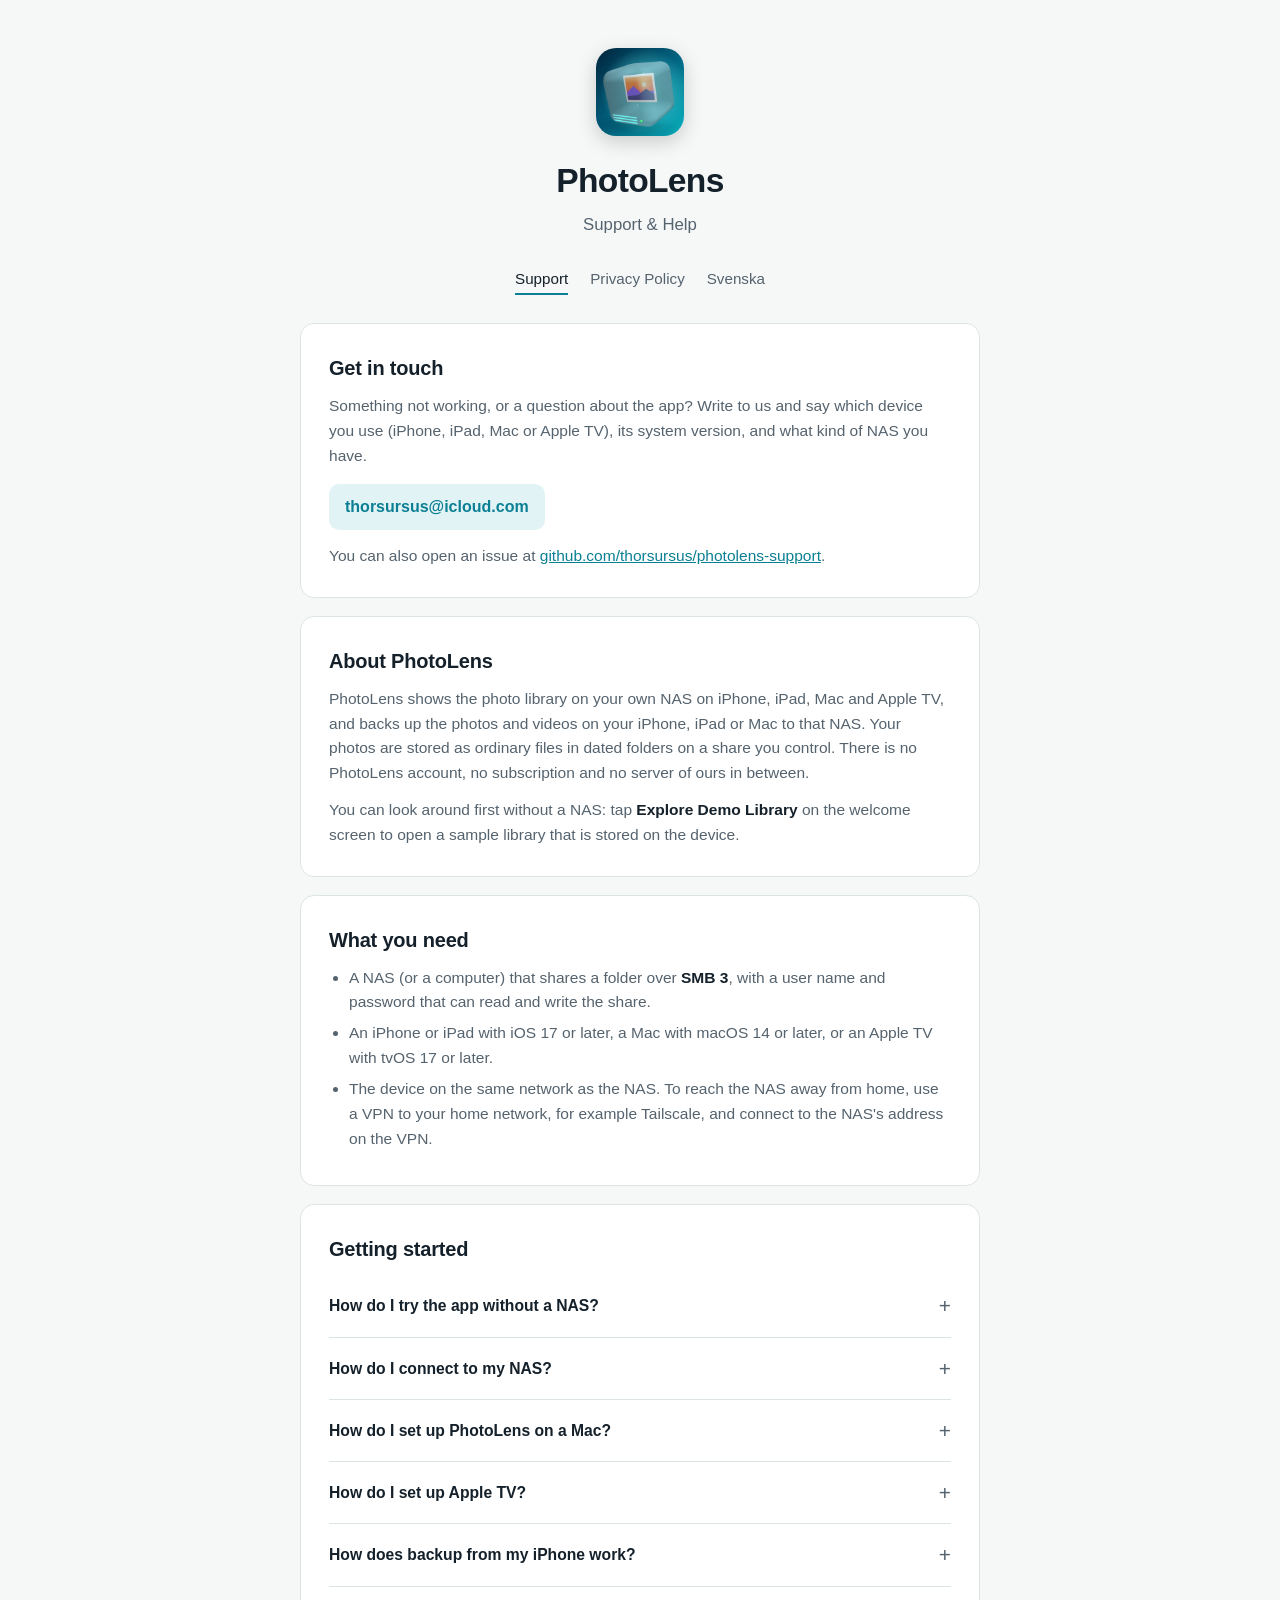
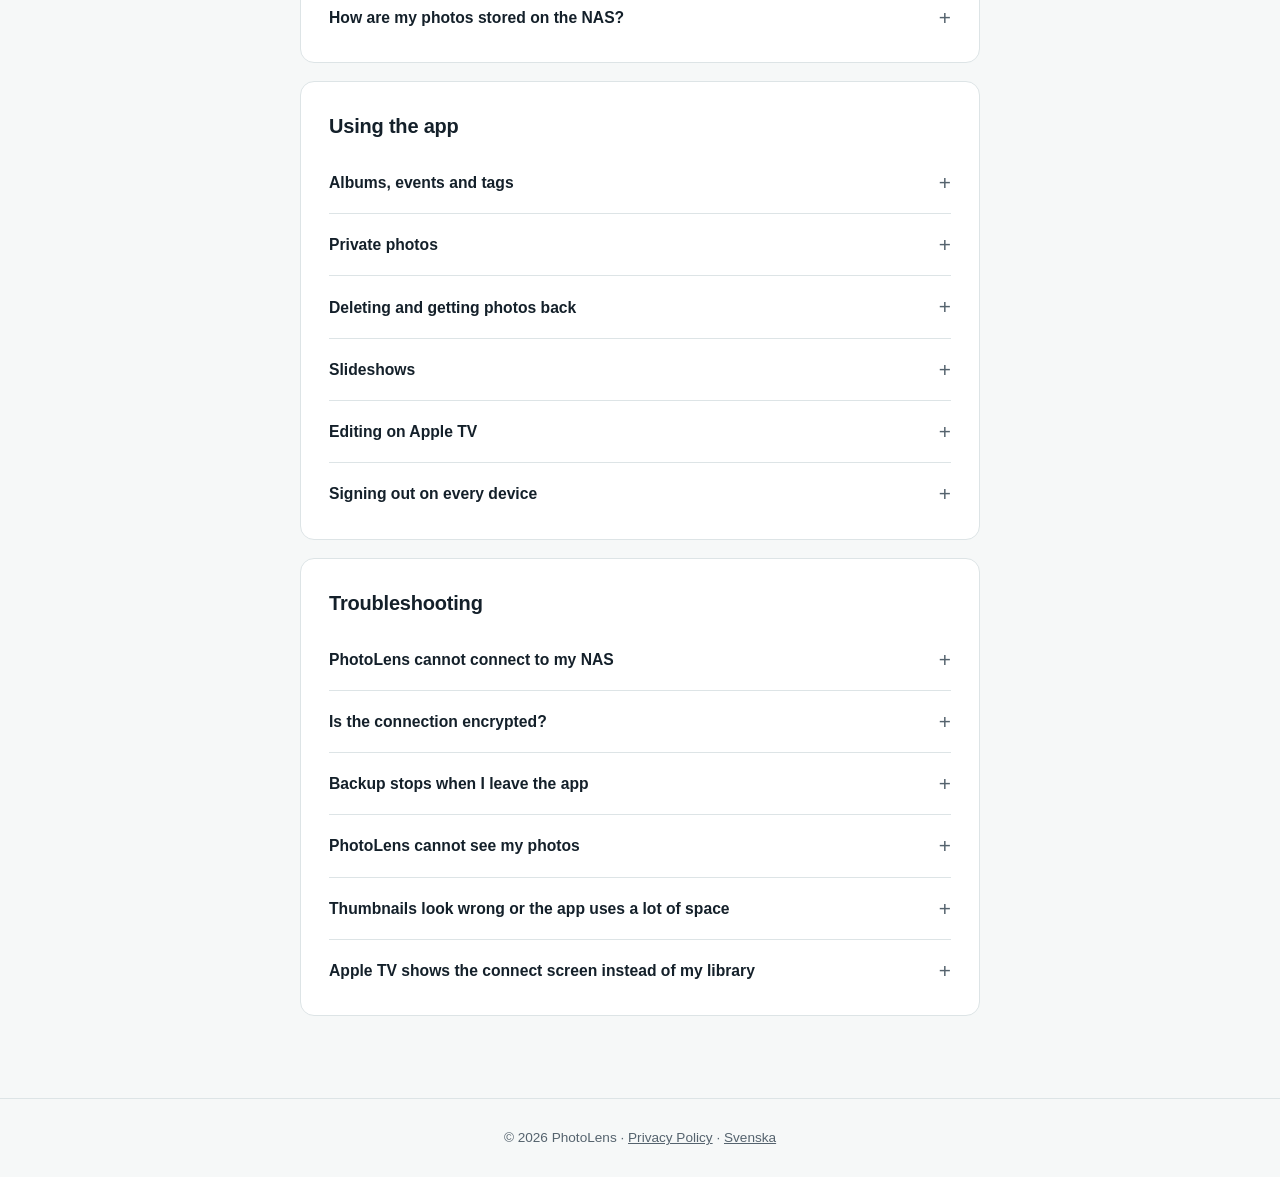
<file: index.html>
<!DOCTYPE html>
<html lang="en">

<head>
    <meta charset="UTF-8">
    <meta name="viewport" content="width=device-width, initial-scale=1.0">
    <title>PhotoLens — Support</title>
    <meta name="description" content="Help and support for PhotoLens, the photo library and backup app for your own NAS, on iPhone, iPad, Mac and Apple TV.">
    <link rel="icon" href="app-icon.png">
    <link rel="stylesheet" href="style.css">
</head>

<body>
    <header>
        <div class="container">
            <img class="app-icon" src="app-icon.png" alt="PhotoLens app icon" width="88" height="88">
            <h1>PhotoLens</h1>
            <p class="subtitle">Support &amp; Help</p>
        </div>
    </header>

    <nav>
        <a href="index.html" class="active">Support</a>
        <a href="privacy.html">Privacy Policy</a>
        <a href="sv.html" lang="sv">Svenska</a>
    </nav>

    <main>
        <div class="container">
            <div class="section">
                <h2>Get in touch</h2>
                <p>Something not working, or a question about the app? Write to us and say which device you use (iPhone, iPad, Mac or Apple TV), its system version, and what kind of NAS you have.</p>
                <a href="mailto:thorsursus@icloud.com?subject=PhotoLens%20support" class="contact-link">thorsursus@icloud.com</a>
                <p style="margin-top: 14px;">You can also open an issue at <a href="https://github.com/thorsursus/photolens-support/issues">github.com/thorsursus/photolens-support</a>.</p>
            </div>

            <div class="section">
                <h2>About PhotoLens</h2>
                <p>PhotoLens shows the photo library on your own NAS on iPhone, iPad, Mac and Apple TV, and backs up the photos and videos on your iPhone, iPad or Mac to that NAS. Your photos are stored as ordinary files in dated folders on a share you control. There is no PhotoLens account, no subscription and no server of ours in between.</p>
                <p>You can look around first without a NAS: tap <strong>Explore Demo Library</strong> on the welcome screen to open a sample library that is stored on the device.</p>
            </div>

            <div class="section">
                <h2>What you need</h2>
                <ul>
                    <li>A NAS (or a computer) that shares a folder over <strong>SMB 3</strong>, with a user name and password that can read and write the share.</li>
                    <li>An iPhone or iPad with iOS 17 or later, a Mac with macOS 14 or later, or an Apple TV with tvOS 17 or later.</li>
                    <li>The device on the same network as the NAS. To reach the NAS away from home, use a VPN to your home network, for example Tailscale, and connect to the NAS's address on the VPN.</li>
                </ul>
            </div>

            <div class="section">
                <h2>Getting started</h2>

                <details>
                    <summary>How do I try the app without a NAS?</summary>
                    <p>On the welcome screen, choose <strong>Explore Demo Library</strong>. On iPhone and iPad it is also under Settings › Connection, and on Apple TV under Settings › Connection. The demo library holds generated sample photos, a short video and two Live Photos, stored on the device. Nothing is sent anywhere. You can try backup there too, on iPhone and iPad under <strong>Backup › Try Backup</strong> and on a Mac with the <strong>Auto-Sync</strong> button: it copies your 12 most recent photos and videos into the demo library, and the copies are deleted when you leave it. Choose <strong>Leave Demo Library</strong> in Settings to go back.</p>
                </details>

                <details>
                    <summary>How do I connect to my NAS?</summary>
                    <p>Tap <strong>Connect Your NAS</strong> and fill in:</p>
                    <ul>
                        <li><strong>Address</strong>: the NAS's IP address, for example <code>192.168.1.20</code> at home, or its VPN address.</li>
                        <li><strong>Share</strong>: the name of the shared folder, exactly as it is spelled on the NAS.</li>
                        <li><strong>Username</strong> and <strong>Password</strong>: an account on the NAS that may read and write the share.</li>
                    </ul>
                    <p>The first time, iOS asks for permission to find devices on your local network. PhotoLens needs it to reach the NAS.</p>
                </details>

                <details>
                    <summary>How do I set up PhotoLens on a Mac?</summary>
                    <p>In the setup window, choose <strong>Connect Your NAS</strong>. Pick your NAS from the file servers found on your home network, or type its address, then sign in with an account on the NAS and choose the shared folder. You can add a second address for reaching the NAS away from home through your VPN. The first time, macOS asks for permission to find devices on your local network.</p>
                    <p><strong>File › Import Photos and Videos…</strong> brings in folders of photos as albums. <strong>Explore Demo Library</strong> is in the setup window, and <strong>Leave Demo Library</strong> in Settings. Settings › <strong>Pair Apple TV</strong> sends the connection to an Apple TV after you type the code it shows.</p>
                </details>

                <details>
                    <summary>How do I set up Apple TV?</summary>
                    <p>If PhotoLens on your iPhone or iPad is already connected, and the Apple TV uses the same Apple Account with iCloud, the Apple TV connects by itself a few seconds after you open the app. Otherwise choose <strong>Set Up Manually</strong> and enter the address, share, user name and password with the remote.</p>
                </details>

                <details>
                    <summary>How does backup from my iPhone work?</summary>
                    <p>Open the <strong>Backup</strong> tab and choose what to back up. PhotoLens copies the original photos and videos, Live Photos included, from the Photos library on the device to folders on the NAS named by date (<code>year/month/day</code>). New photos are copied when you open the app, and iOS also lets the app continue in the background from time to time.</p>
                    <p>Backup goes one way. PhotoLens never changes or deletes anything in the Photos app, and deleting a photo on the iPhone does not delete it from the NAS.</p>
                </details>

                <details>
                    <summary>How are my photos stored on the NAS?</summary>
                    <p>As the original files, in folders by date. Next to them PhotoLens keeps a hidden <code>.thumbs</code> folder with thumbnails and an index, and a catalog file at the top of the share. Albums, events and Private are ordinary folders too, so the library stays readable without the app.</p>
                </details>
            </div>

            <div class="section">
                <h2>Using the app</h2>

                <details>
                    <summary>Albums, events and tags</summary>
                    <p>Select photos and choose <strong>Move to…</strong> to put them in an album (a collection) or an event, or to create a new one. Albums can hold other albums. You can also give a photo a title, tags and a rating; these are saved in a small sidecar file next to the photo, and the original is never rewritten.</p>
                </details>

                <details>
                    <summary>Private photos</summary>
                    <p>Photos you move to <strong>Private</strong> are shown on iPhone and iPad only after Face ID, Touch ID or the device passcode, and stay unlocked for 30 minutes or until you quit the app. Private photos are never shown on Apple TV. Private is a folder on your NAS: to keep other people out of it, set its permissions on the NAS as well.</p>
                </details>

                <details>
                    <summary>Deleting and getting photos back</summary>
                    <p>Deleted photos are moved to <strong>Trash</strong> on the NAS and can be restored for 30 days. Deleting in PhotoLens only affects the NAS, never the Photos app or iCloud Photos.</p>
                </details>

                <details>
                    <summary>Slideshows</summary>
                    <p>Start a slideshow from the play button on iPhone and iPad, or with Play/Pause on the Apple TV remote. Time per photo, shuffle and the Ken Burns effect are in Settings.</p>
                </details>

                <details>
                    <summary>Editing on Apple TV</summary>
                    <p>Hold Select on a photo to move or delete it, and on an event to rename it. This needs an account with write access to the share; if the account can only read, the menus are hidden.</p>
                </details>

                <details>
                    <summary>Signing out on every device</summary>
                    <p>Settings › <strong>Sign Out on All Devices…</strong> on iPhone or iPad removes the saved NAS account from this device and from the other devices on your Apple Account. Your photos on the NAS are not affected. Sign in again on one device and the others connect by themselves.</p>
                </details>
            </div>

            <div class="section">
                <h2>Troubleshooting</h2>

                <details>
                    <summary>PhotoLens cannot connect to my NAS</summary>
                    <ul>
                        <li>Check that the device is on the same network as the NAS, or that your VPN is on.</li>
                        <li>On iPhone and iPad, open Settings › Privacy &amp; Security › Local Network and make sure PhotoLens is allowed.</li>
                        <li>Check that SMB is turned on in the NAS's file services and that SMB 3 is allowed.</li>
                        <li>Check the share name, user name and password, and that the account may read and write the share.</li>
                    </ul>
                </details>

                <details>
                    <summary>Is the connection encrypted?</summary>
                    <p>PhotoLens asks the NAS for SMB 3 encryption and uses it when the NAS offers it. If the NAS does not, the connection falls back to SMB without transport encryption. Turn on SMB 3 encryption in the NAS's settings to make sure it is used, or use a VPN.</p>
                </details>

                <details>
                    <summary>Backup stops when I leave the app</summary>
                    <p>iOS decides how long an app may work in the background, and usually prefers moments when the device is charging and on Wi-Fi. A large first backup goes fastest with PhotoLens open and the device plugged in. It continues where it stopped.</p>
                </details>

                <details>
                    <summary>PhotoLens cannot see my photos</summary>
                    <p>Backup needs access to the Photos library. Open the Settings app, find PhotoLens, tap Photos and choose Full Access to back up the whole library. PhotoLens only reads the library.</p>
                </details>

                <details>
                    <summary>Thumbnails look wrong or the app uses a lot of space</summary>
                    <p>Settings › Storage › <strong>Clear Cache</strong> removes the thumbnails saved on the device. They download again as you browse. Photos on the NAS are not affected.</p>
                </details>

                <details>
                    <summary>Apple TV shows the connect screen instead of my library</summary>
                    <p>Check that the Apple TV is signed in to the same Apple Account with iCloud as your iPhone, and that it is on the same network as the NAS. If it still does not connect, choose <strong>Set Up Manually</strong>.</p>
                </details>
            </div>
        </div>
    </main>

    <footer>
        <div class="container">
            <p>&copy; 2026 PhotoLens &middot; <a href="privacy.html">Privacy Policy</a> &middot; <a href="sv.html" lang="sv">Svenska</a></p>
        </div>
    </footer>
</body>

</html>
</file>
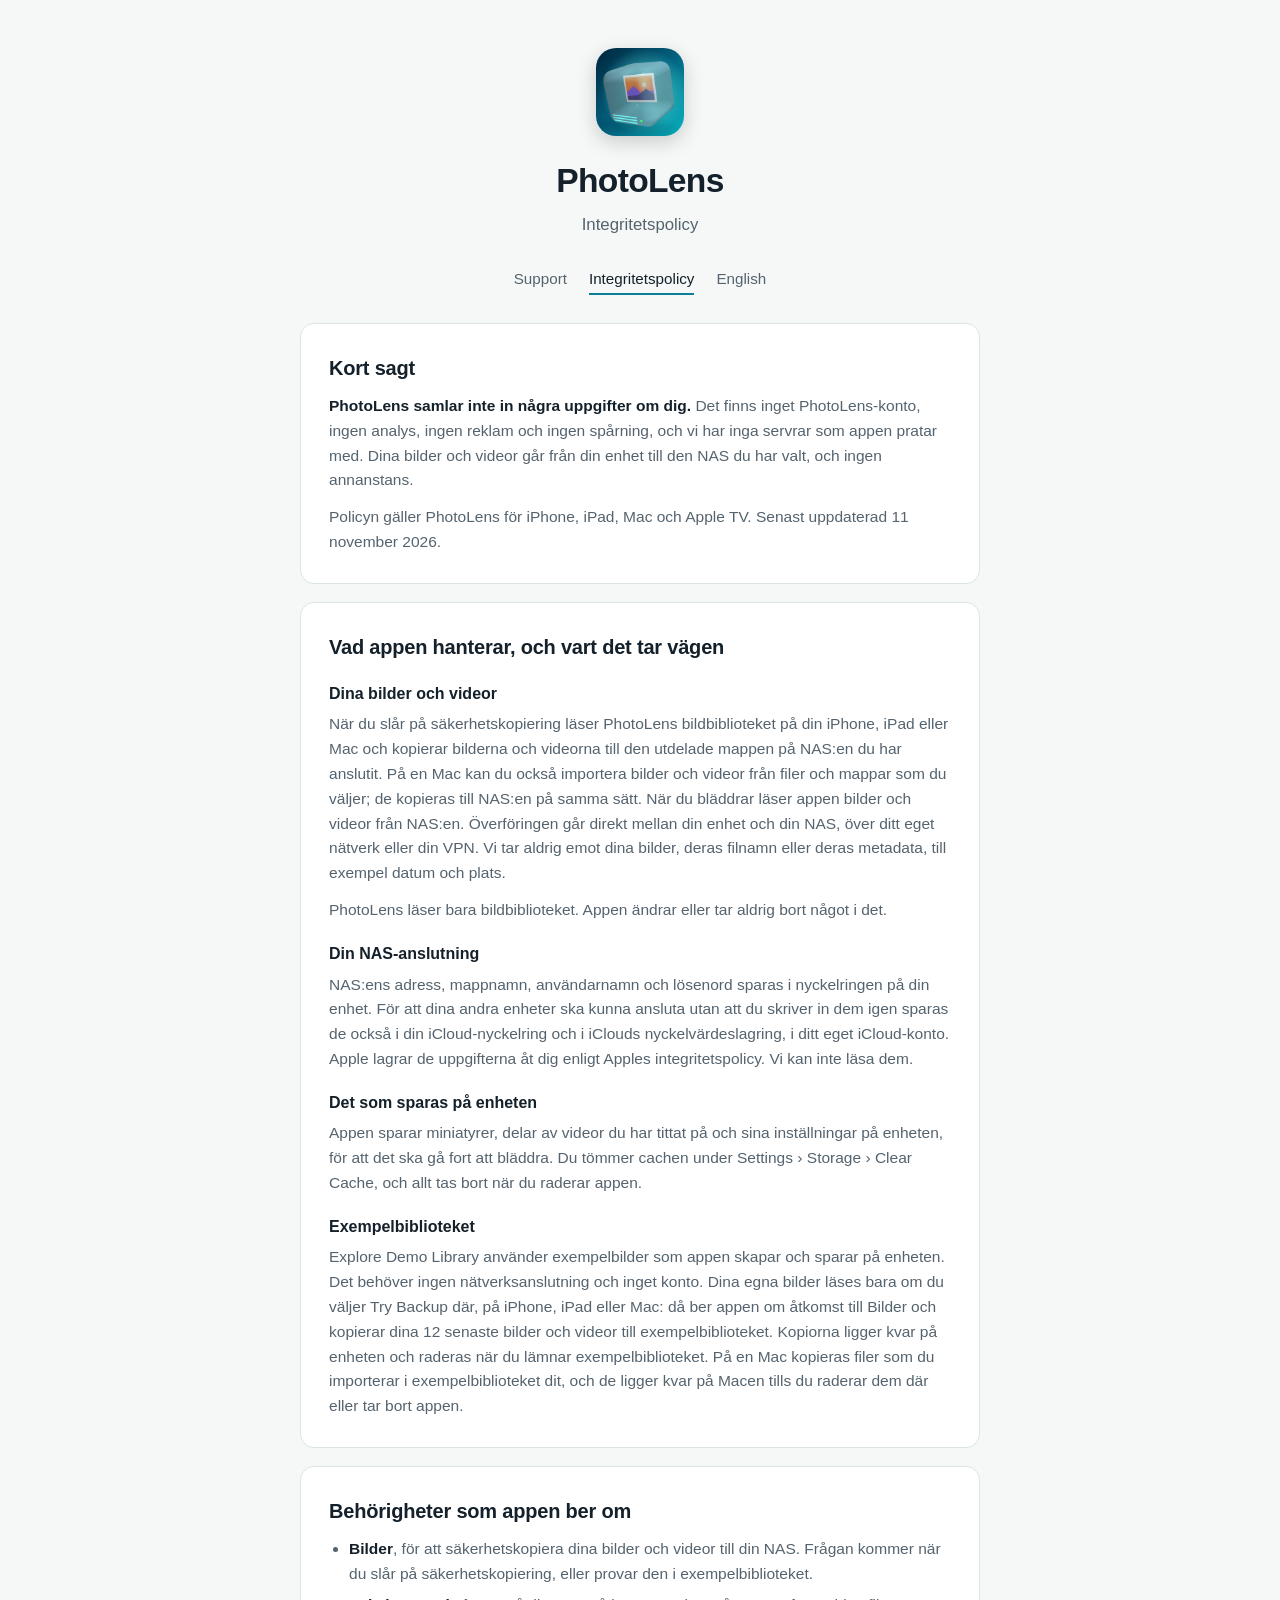
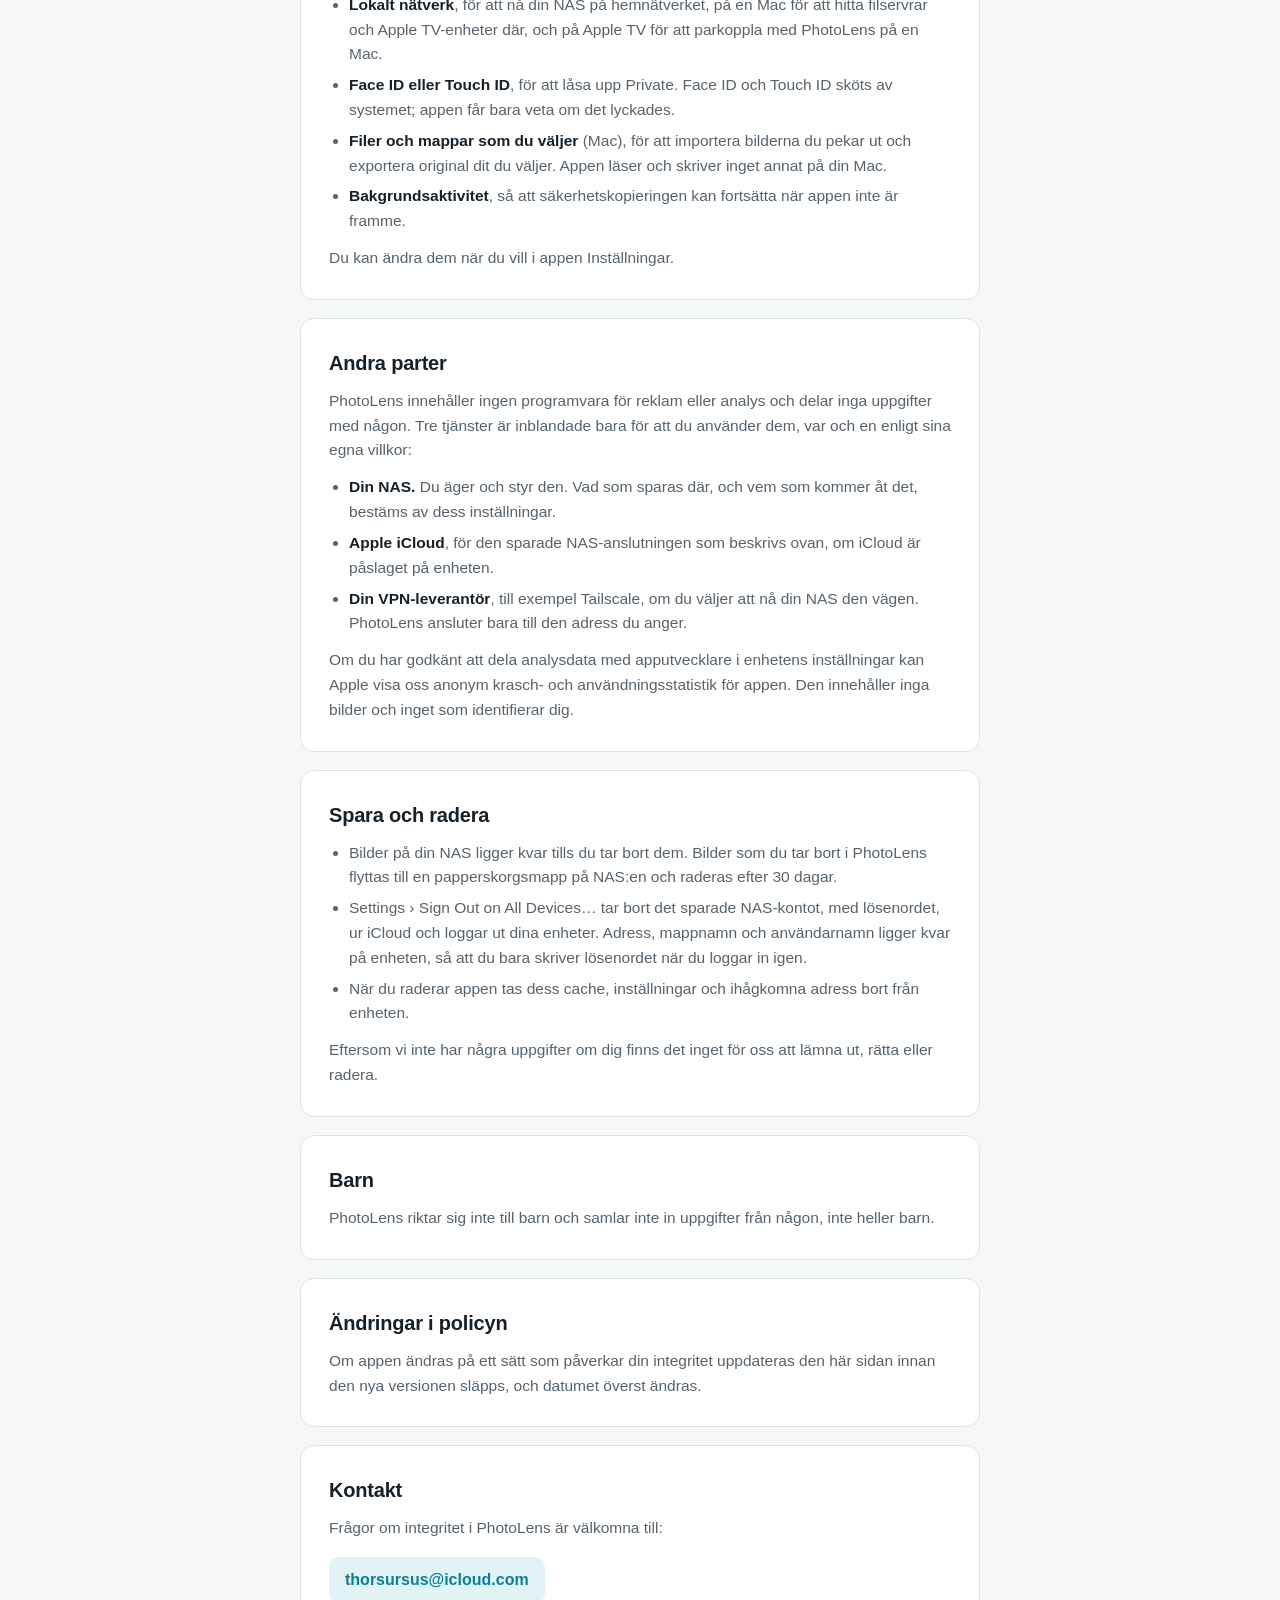
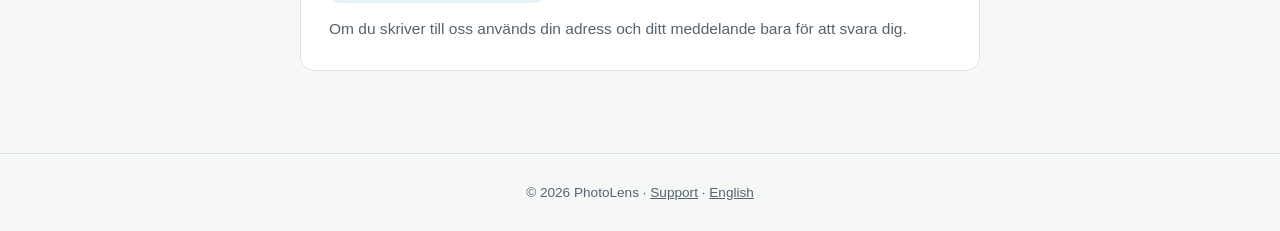
<file: privacy-sv.html>
<!DOCTYPE html>
<html lang="sv">

<head>
    <meta charset="UTF-8">
    <meta name="viewport" content="width=device-width, initial-scale=1.0">
    <title>PhotoLens — Integritetspolicy</title>
    <meta name="description" content="Integritetspolicy för PhotoLens. Appen samlar inte in några uppgifter: dina bilder går från din enhet till din egen NAS och ingen annanstans.">
    <link rel="icon" href="app-icon.png">
    <link rel="stylesheet" href="style.css">
</head>

<body>
    <header>
        <div class="container">
            <img class="app-icon" src="app-icon.png" alt="PhotoLens appikon" width="88" height="88">
            <h1>PhotoLens</h1>
            <p class="subtitle">Integritetspolicy</p>
        </div>
    </header>

    <nav>
        <a href="sv.html">Support</a>
        <a href="privacy-sv.html" class="active">Integritetspolicy</a>
        <a href="privacy.html" lang="en">English</a>
    </nav>

    <main>
        <div class="container">
            <div class="section">
                <h2>Kort sagt</h2>
                <p><strong>PhotoLens samlar inte in några uppgifter om dig.</strong> Det finns inget PhotoLens-konto, ingen analys, ingen reklam och ingen spårning, och vi har inga servrar som appen pratar med. Dina bilder och videor går från din enhet till den NAS du har valt, och ingen annanstans.</p>
                <p class="updated">Policyn gäller PhotoLens för iPhone, iPad, Mac och Apple TV. Senast uppdaterad 11 november 2026.</p>
            </div>

            <div class="section">
                <h2>Vad appen hanterar, och vart det tar vägen</h2>

                <h3>Dina bilder och videor</h3>
                <p>När du slår på säkerhetskopiering läser PhotoLens bildbiblioteket på din iPhone, iPad eller Mac och kopierar bilderna och videorna till den utdelade mappen på NAS:en du har anslutit. På en Mac kan du också importera bilder och videor från filer och mappar som du väljer; de kopieras till NAS:en på samma sätt. När du bläddrar läser appen bilder och videor från NAS:en. Överföringen går direkt mellan din enhet och din NAS, över ditt eget nätverk eller din VPN. Vi tar aldrig emot dina bilder, deras filnamn eller deras metadata, till exempel datum och plats.</p>
                <p>PhotoLens läser bara bildbiblioteket. Appen ändrar eller tar aldrig bort något i det.</p>

                <h3>Din NAS-anslutning</h3>
                <p>NAS:ens adress, mappnamn, användarnamn och lösenord sparas i nyckelringen på din enhet. För att dina andra enheter ska kunna ansluta utan att du skriver in dem igen sparas de också i din iCloud-nyckelring och i iClouds nyckelvärdeslagring, i ditt eget iCloud-konto. Apple lagrar de uppgifterna åt dig enligt Apples integritetspolicy. Vi kan inte läsa dem.</p>

                <h3>Det som sparas på enheten</h3>
                <p>Appen sparar miniatyrer, delar av videor du har tittat på och sina inställningar på enheten, för att det ska gå fort att bläddra. Du tömmer cachen under Settings › Storage › Clear Cache, och allt tas bort när du raderar appen.</p>

                <h3>Exempelbiblioteket</h3>
                <p>Explore Demo Library använder exempelbilder som appen skapar och sparar på enheten. Det behöver ingen nätverksanslutning och inget konto. Dina egna bilder läses bara om du väljer Try Backup där, på iPhone, iPad eller Mac: då ber appen om åtkomst till Bilder och kopierar dina 12 senaste bilder och videor till exempelbiblioteket. Kopiorna ligger kvar på enheten och raderas när du lämnar exempelbiblioteket. På en Mac kopieras filer som du importerar i exempelbiblioteket dit, och de ligger kvar på Macen tills du raderar dem där eller tar bort appen.</p>
            </div>

            <div class="section">
                <h2>Behörigheter som appen ber om</h2>
                <ul>
                    <li><strong>Bilder</strong>, för att säkerhetskopiera dina bilder och videor till din NAS. Frågan kommer när du slår på säkerhetskopiering, eller provar den i exempelbiblioteket.</li>
                    <li><strong>Lokalt nätverk</strong>, för att nå din NAS på hemnätverket, på en Mac för att hitta filservrar och Apple TV-enheter där, och på Apple TV för att parkoppla med PhotoLens på en Mac.</li>
                    <li><strong>Face ID eller Touch ID</strong>, för att låsa upp Private. Face ID och Touch ID sköts av systemet; appen får bara veta om det lyckades.</li>
                    <li><strong>Filer och mappar som du väljer</strong> (Mac), för att importera bilderna du pekar ut och exportera original dit du väljer. Appen läser och skriver inget annat på din Mac.</li>
                    <li><strong>Bakgrundsaktivitet</strong>, så att säkerhetskopieringen kan fortsätta när appen inte är framme.</li>
                </ul>
                <p>Du kan ändra dem när du vill i appen Inställningar.</p>
            </div>

            <div class="section">
                <h2>Andra parter</h2>
                <p>PhotoLens innehåller ingen programvara för reklam eller analys och delar inga uppgifter med någon. Tre tjänster är inblandade bara för att du använder dem, var och en enligt sina egna villkor:</p>
                <ul>
                    <li><strong>Din NAS.</strong> Du äger och styr den. Vad som sparas där, och vem som kommer åt det, bestäms av dess inställningar.</li>
                    <li><strong>Apple iCloud</strong>, för den sparade NAS-anslutningen som beskrivs ovan, om iCloud är påslaget på enheten.</li>
                    <li><strong>Din VPN-leverantör</strong>, till exempel Tailscale, om du väljer att nå din NAS den vägen. PhotoLens ansluter bara till den adress du anger.</li>
                </ul>
                <p>Om du har godkänt att dela analysdata med apputvecklare i enhetens inställningar kan Apple visa oss anonym krasch- och användningsstatistik för appen. Den innehåller inga bilder och inget som identifierar dig.</p>
            </div>

            <div class="section">
                <h2>Spara och radera</h2>
                <ul>
                    <li>Bilder på din NAS ligger kvar tills du tar bort dem. Bilder som du tar bort i PhotoLens flyttas till en papperskorgsmapp på NAS:en och raderas efter 30 dagar.</li>
                    <li>Settings › Sign Out on All Devices… tar bort det sparade NAS-kontot, med lösenordet, ur iCloud och loggar ut dina enheter. Adress, mappnamn och användarnamn ligger kvar på enheten, så att du bara skriver lösenordet när du loggar in igen.</li>
                    <li>När du raderar appen tas dess cache, inställningar och ihågkomna adress bort från enheten.</li>
                </ul>
                <p>Eftersom vi inte har några uppgifter om dig finns det inget för oss att lämna ut, rätta eller radera.</p>
            </div>

            <div class="section">
                <h2>Barn</h2>
                <p>PhotoLens riktar sig inte till barn och samlar inte in uppgifter från någon, inte heller barn.</p>
            </div>

            <div class="section">
                <h2>Ändringar i policyn</h2>
                <p>Om appen ändras på ett sätt som påverkar din integritet uppdateras den här sidan innan den nya versionen släpps, och datumet överst ändras.</p>
            </div>

            <div class="section">
                <h2>Kontakt</h2>
                <p>Frågor om integritet i PhotoLens är välkomna till:</p>
                <a href="mailto:thorsursus@icloud.com?subject=PhotoLens%20integritet" class="contact-link">thorsursus@icloud.com</a>
                <p style="margin-top: 14px;">Om du skriver till oss används din adress och ditt meddelande bara för att svara dig.</p>
            </div>
        </div>
    </main>

    <footer>
        <div class="container">
            <p>&copy; 2026 PhotoLens &middot; <a href="sv.html">Support</a> &middot; <a href="privacy.html" lang="en">English</a></p>
        </div>
    </footer>
</body>

</html>
</file>
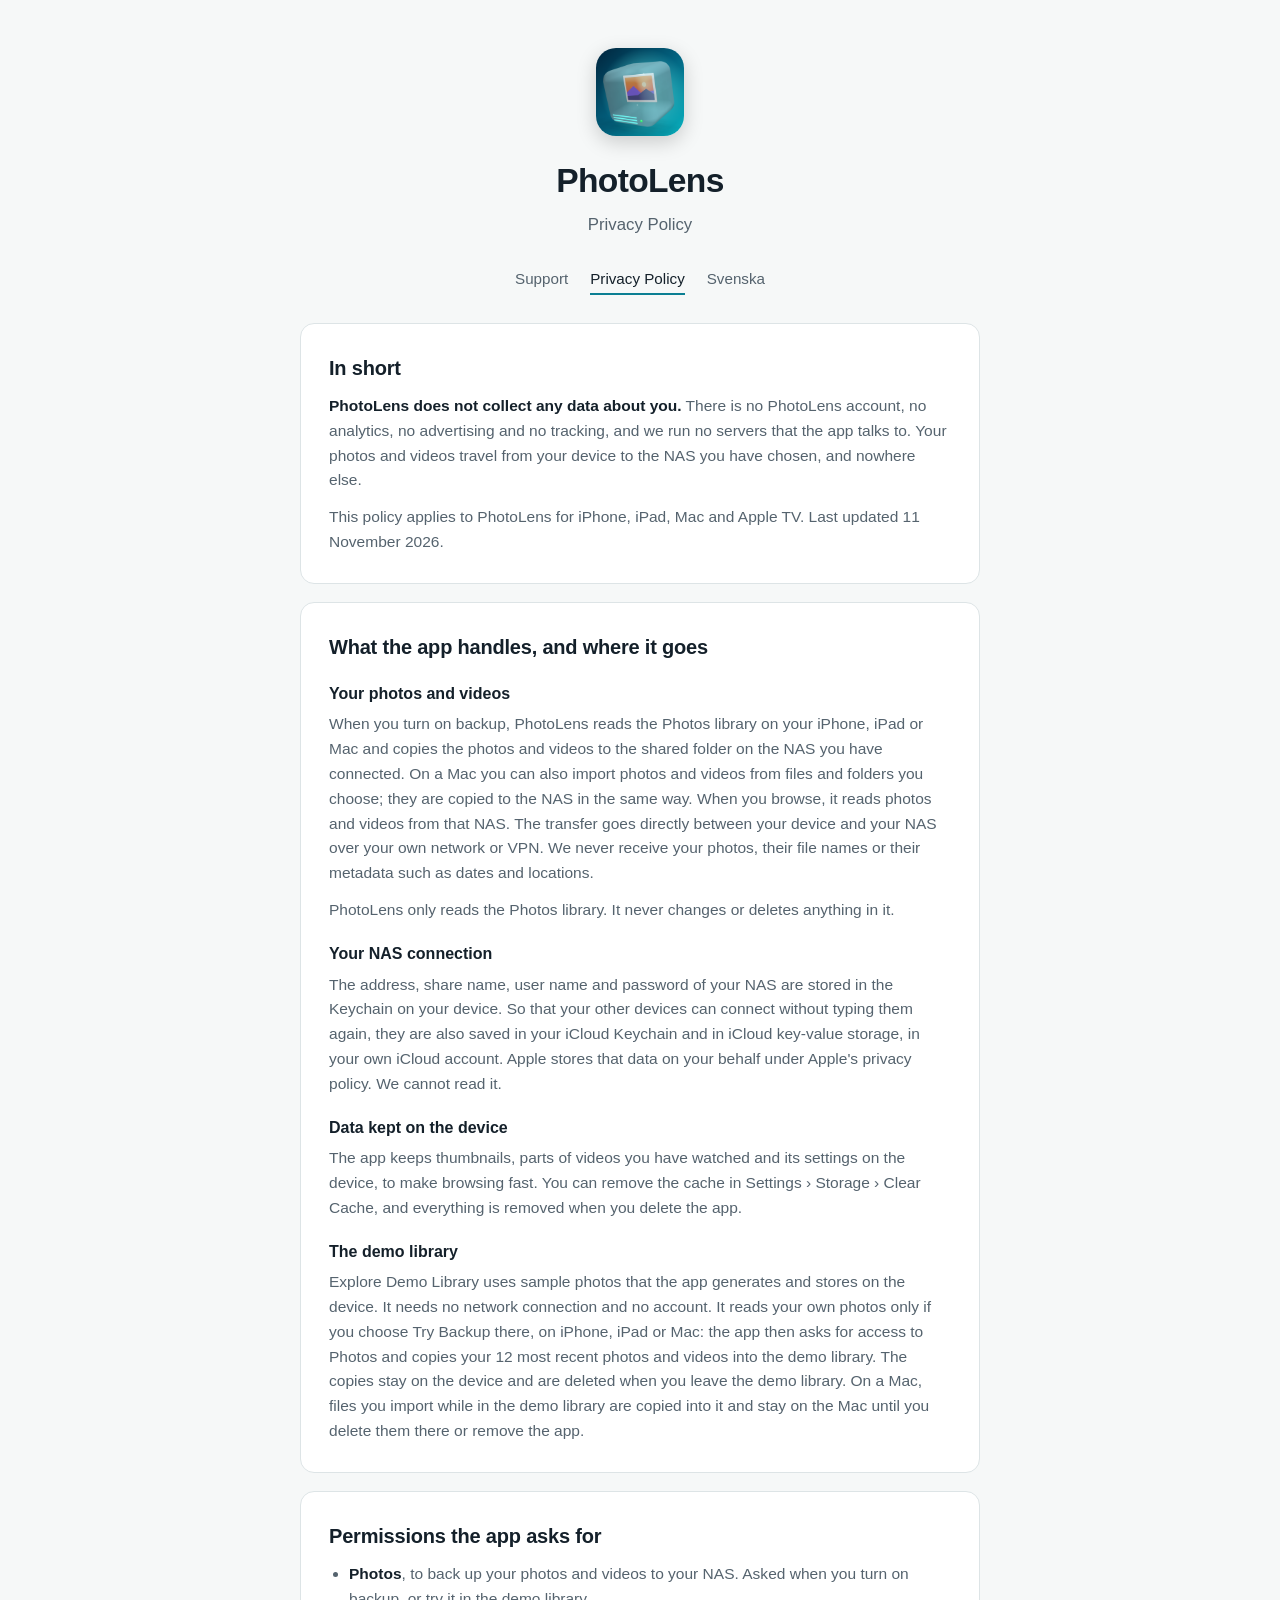
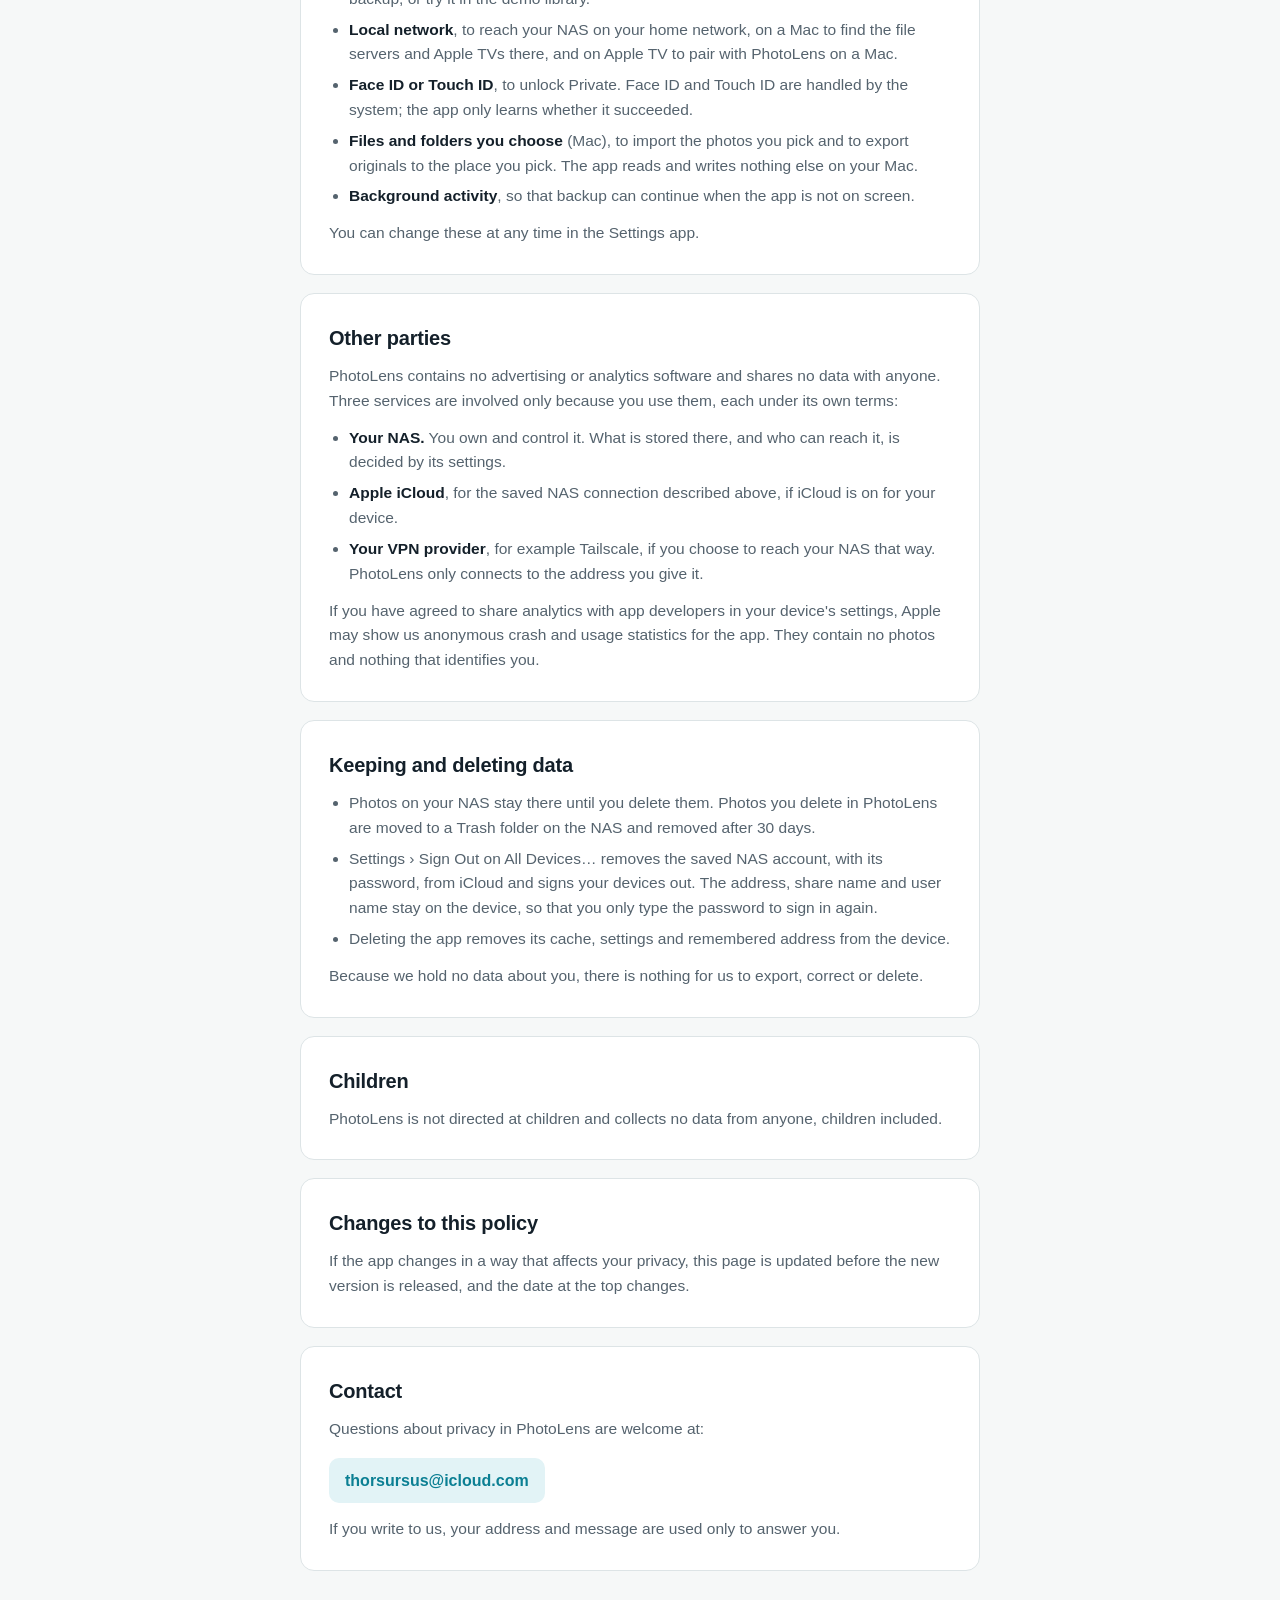
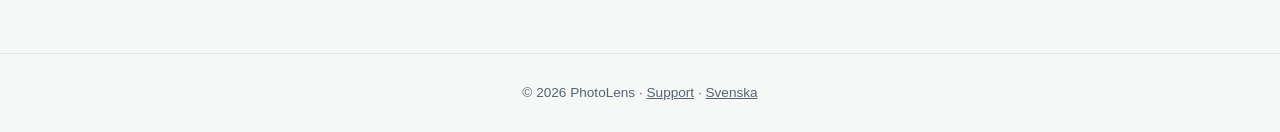
<file: privacy.html>
<!DOCTYPE html>
<html lang="en">

<head>
    <meta charset="UTF-8">
    <meta name="viewport" content="width=device-width, initial-scale=1.0">
    <title>PhotoLens — Privacy Policy</title>
    <meta name="description" content="Privacy policy for PhotoLens. The app collects no data: your photos go from your device to your own NAS and nowhere else.">
    <link rel="icon" href="app-icon.png">
    <link rel="stylesheet" href="style.css">
</head>

<body>
    <header>
        <div class="container">
            <img class="app-icon" src="app-icon.png" alt="PhotoLens app icon" width="88" height="88">
            <h1>PhotoLens</h1>
            <p class="subtitle">Privacy Policy</p>
        </div>
    </header>

    <nav>
        <a href="index.html">Support</a>
        <a href="privacy.html" class="active">Privacy Policy</a>
        <a href="privacy-sv.html" lang="sv">Svenska</a>
    </nav>

    <main>
        <div class="container">
            <div class="section">
                <h2>In short</h2>
                <p><strong>PhotoLens does not collect any data about you.</strong> There is no PhotoLens account, no analytics, no advertising and no tracking, and we run no servers that the app talks to. Your photos and videos travel from your device to the NAS you have chosen, and nowhere else.</p>
                <p class="updated">This policy applies to PhotoLens for iPhone, iPad, Mac and Apple TV. Last updated 11 November 2026.</p>
            </div>

            <div class="section">
                <h2>What the app handles, and where it goes</h2>

                <h3>Your photos and videos</h3>
                <p>When you turn on backup, PhotoLens reads the Photos library on your iPhone, iPad or Mac and copies the photos and videos to the shared folder on the NAS you have connected. On a Mac you can also import photos and videos from files and folders you choose; they are copied to the NAS in the same way. When you browse, it reads photos and videos from that NAS. The transfer goes directly between your device and your NAS over your own network or VPN. We never receive your photos, their file names or their metadata such as dates and locations.</p>
                <p>PhotoLens only reads the Photos library. It never changes or deletes anything in it.</p>

                <h3>Your NAS connection</h3>
                <p>The address, share name, user name and password of your NAS are stored in the Keychain on your device. So that your other devices can connect without typing them again, they are also saved in your iCloud Keychain and in iCloud key-value storage, in your own iCloud account. Apple stores that data on your behalf under Apple's privacy policy. We cannot read it.</p>

                <h3>Data kept on the device</h3>
                <p>The app keeps thumbnails, parts of videos you have watched and its settings on the device, to make browsing fast. You can remove the cache in Settings › Storage › Clear Cache, and everything is removed when you delete the app.</p>

                <h3>The demo library</h3>
                <p>Explore Demo Library uses sample photos that the app generates and stores on the device. It needs no network connection and no account. It reads your own photos only if you choose Try Backup there, on iPhone, iPad or Mac: the app then asks for access to Photos and copies your 12 most recent photos and videos into the demo library. The copies stay on the device and are deleted when you leave the demo library. On a Mac, files you import while in the demo library are copied into it and stay on the Mac until you delete them there or remove the app.</p>
            </div>

            <div class="section">
                <h2>Permissions the app asks for</h2>
                <ul>
                    <li><strong>Photos</strong>, to back up your photos and videos to your NAS. Asked when you turn on backup, or try it in the demo library.</li>
                    <li><strong>Local network</strong>, to reach your NAS on your home network, on a Mac to find the file servers and Apple TVs there, and on Apple TV to pair with PhotoLens on a Mac.</li>
                    <li><strong>Face ID or Touch ID</strong>, to unlock Private. Face ID and Touch ID are handled by the system; the app only learns whether it succeeded.</li>
                    <li><strong>Files and folders you choose</strong> (Mac), to import the photos you pick and to export originals to the place you pick. The app reads and writes nothing else on your Mac.</li>
                    <li><strong>Background activity</strong>, so that backup can continue when the app is not on screen.</li>
                </ul>
                <p>You can change these at any time in the Settings app.</p>
            </div>

            <div class="section">
                <h2>Other parties</h2>
                <p>PhotoLens contains no advertising or analytics software and shares no data with anyone. Three services are involved only because you use them, each under its own terms:</p>
                <ul>
                    <li><strong>Your NAS.</strong> You own and control it. What is stored there, and who can reach it, is decided by its settings.</li>
                    <li><strong>Apple iCloud</strong>, for the saved NAS connection described above, if iCloud is on for your device.</li>
                    <li><strong>Your VPN provider</strong>, for example Tailscale, if you choose to reach your NAS that way. PhotoLens only connects to the address you give it.</li>
                </ul>
                <p>If you have agreed to share analytics with app developers in your device's settings, Apple may show us anonymous crash and usage statistics for the app. They contain no photos and nothing that identifies you.</p>
            </div>

            <div class="section">
                <h2>Keeping and deleting data</h2>
                <ul>
                    <li>Photos on your NAS stay there until you delete them. Photos you delete in PhotoLens are moved to a Trash folder on the NAS and removed after 30 days.</li>
                    <li>Settings › Sign Out on All Devices… removes the saved NAS account, with its password, from iCloud and signs your devices out. The address, share name and user name stay on the device, so that you only type the password to sign in again.</li>
                    <li>Deleting the app removes its cache, settings and remembered address from the device.</li>
                </ul>
                <p>Because we hold no data about you, there is nothing for us to export, correct or delete.</p>
            </div>

            <div class="section">
                <h2>Children</h2>
                <p>PhotoLens is not directed at children and collects no data from anyone, children included.</p>
            </div>

            <div class="section">
                <h2>Changes to this policy</h2>
                <p>If the app changes in a way that affects your privacy, this page is updated before the new version is released, and the date at the top changes.</p>
            </div>

            <div class="section">
                <h2>Contact</h2>
                <p>Questions about privacy in PhotoLens are welcome at:</p>
                <a href="mailto:thorsursus@icloud.com?subject=PhotoLens%20privacy" class="contact-link">thorsursus@icloud.com</a>
                <p style="margin-top: 14px;">If you write to us, your address and message are used only to answer you.</p>
            </div>
        </div>
    </main>

    <footer>
        <div class="container">
            <p>&copy; 2026 PhotoLens &middot; <a href="index.html">Support</a> &middot; <a href="privacy-sv.html" lang="sv">Svenska</a></p>
        </div>
    </footer>
</body>

</html>
</file>
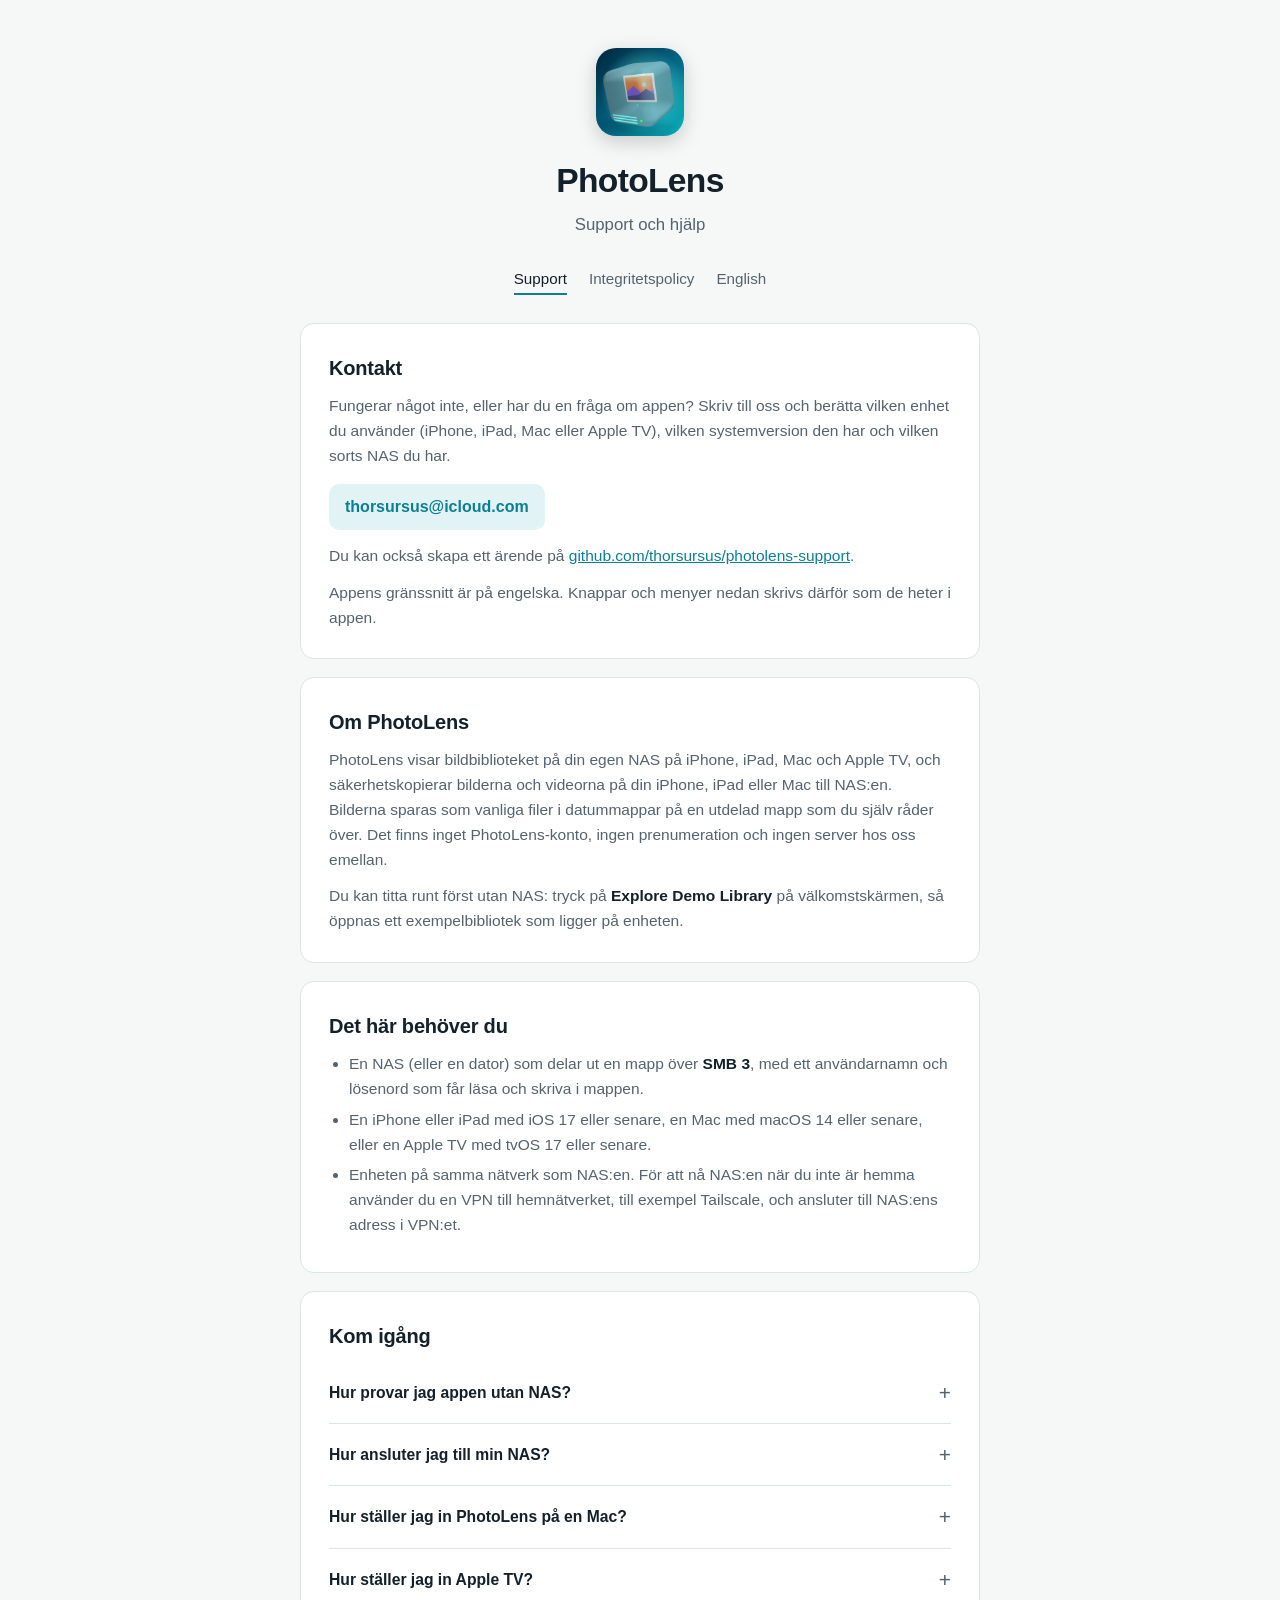
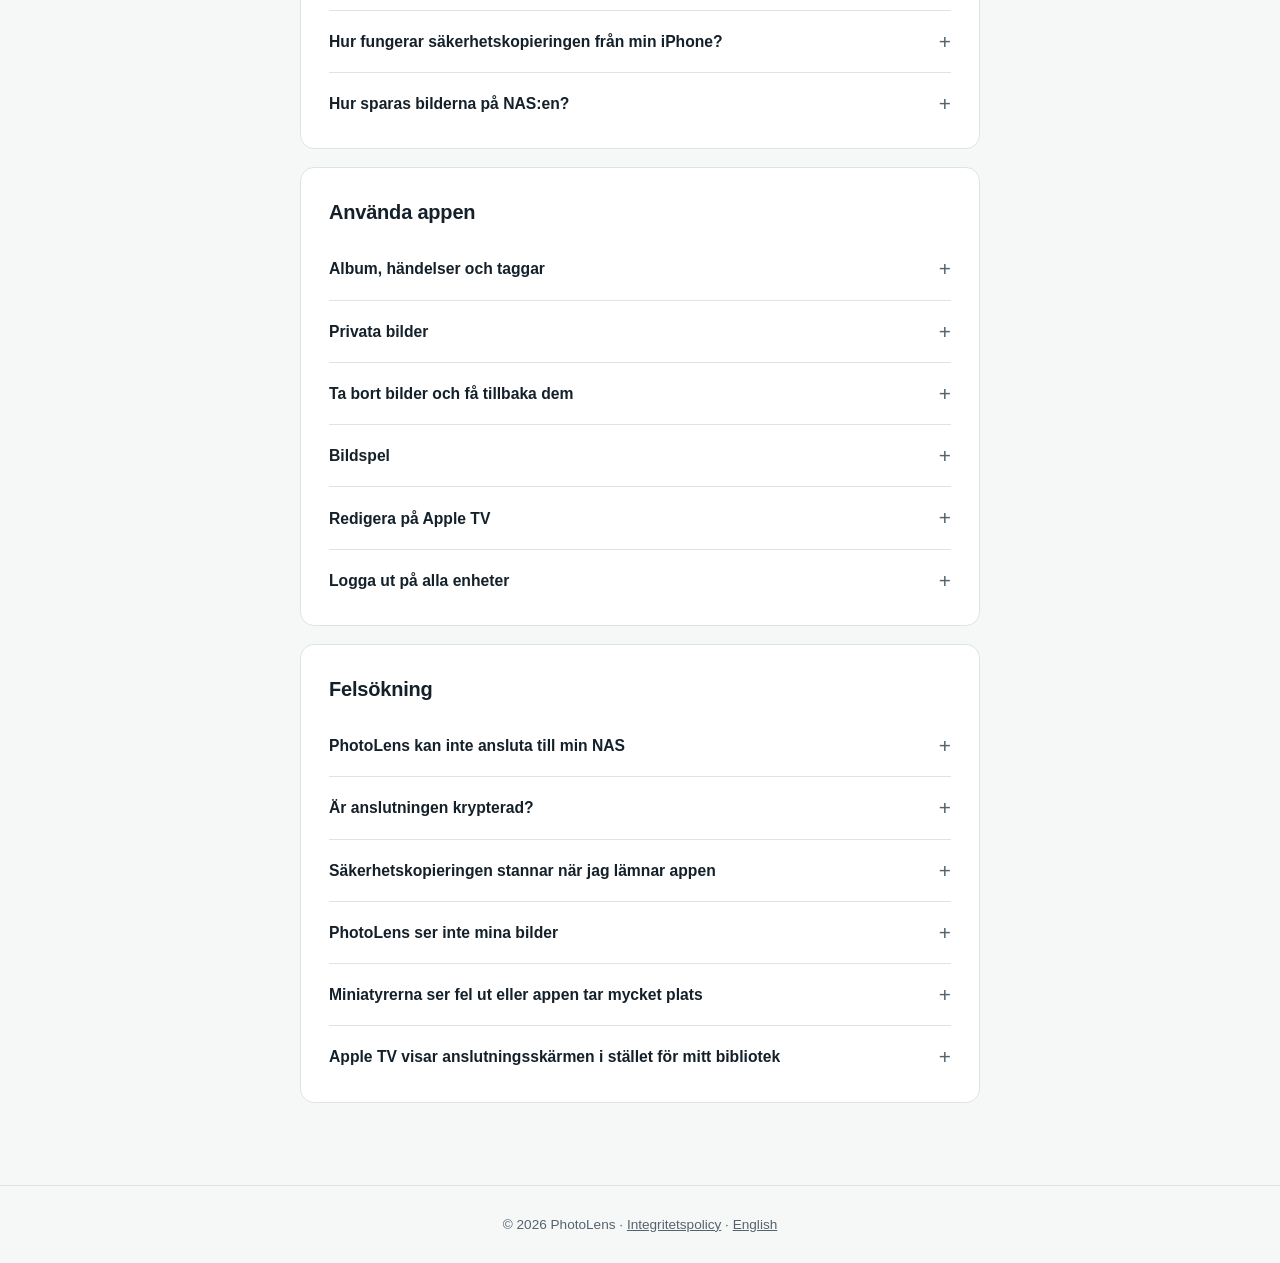
<file: sv.html>
<!DOCTYPE html>
<html lang="sv">

<head>
    <meta charset="UTF-8">
    <meta name="viewport" content="width=device-width, initial-scale=1.0">
    <title>PhotoLens — Support</title>
    <meta name="description" content="Hjälp och support för PhotoLens, appen som visar och säkerhetskopierar dina bilder till din egen NAS, på iPhone, iPad, Mac och Apple TV.">
    <link rel="icon" href="app-icon.png">
    <link rel="stylesheet" href="style.css">
</head>

<body>
    <header>
        <div class="container">
            <img class="app-icon" src="app-icon.png" alt="PhotoLens appikon" width="88" height="88">
            <h1>PhotoLens</h1>
            <p class="subtitle">Support och hjälp</p>
        </div>
    </header>

    <nav>
        <a href="sv.html" class="active">Support</a>
        <a href="privacy-sv.html">Integritetspolicy</a>
        <a href="index.html" lang="en">English</a>
    </nav>

    <main>
        <div class="container">
            <div class="section">
                <h2>Kontakt</h2>
                <p>Fungerar något inte, eller har du en fråga om appen? Skriv till oss och berätta vilken enhet du använder (iPhone, iPad, Mac eller Apple TV), vilken systemversion den har och vilken sorts NAS du har.</p>
                <a href="mailto:thorsursus@icloud.com?subject=PhotoLens%20support" class="contact-link">thorsursus@icloud.com</a>
                <p style="margin-top: 14px;">Du kan också skapa ett ärende på <a href="https://github.com/thorsursus/photolens-support/issues">github.com/thorsursus/photolens-support</a>.</p>
                <p>Appens gränssnitt är på engelska. Knappar och menyer nedan skrivs därför som de heter i appen.</p>
            </div>

            <div class="section">
                <h2>Om PhotoLens</h2>
                <p>PhotoLens visar bildbiblioteket på din egen NAS på iPhone, iPad, Mac och Apple TV, och säkerhetskopierar bilderna och videorna på din iPhone, iPad eller Mac till NAS:en. Bilderna sparas som vanliga filer i datummappar på en utdelad mapp som du själv råder över. Det finns inget PhotoLens-konto, ingen prenumeration och ingen server hos oss emellan.</p>
                <p>Du kan titta runt först utan NAS: tryck på <strong>Explore Demo Library</strong> på välkomstskärmen, så öppnas ett exempelbibliotek som ligger på enheten.</p>
            </div>

            <div class="section">
                <h2>Det här behöver du</h2>
                <ul>
                    <li>En NAS (eller en dator) som delar ut en mapp över <strong>SMB 3</strong>, med ett användarnamn och lösenord som får läsa och skriva i mappen.</li>
                    <li>En iPhone eller iPad med iOS 17 eller senare, en Mac med macOS 14 eller senare, eller en Apple TV med tvOS 17 eller senare.</li>
                    <li>Enheten på samma nätverk som NAS:en. För att nå NAS:en när du inte är hemma använder du en VPN till hemnätverket, till exempel Tailscale, och ansluter till NAS:ens adress i VPN:et.</li>
                </ul>
            </div>

            <div class="section">
                <h2>Kom igång</h2>

                <details>
                    <summary>Hur provar jag appen utan NAS?</summary>
                    <p>Välj <strong>Explore Demo Library</strong> på välkomstskärmen. På iPhone och iPad finns det också under Settings › Connection, och på Apple TV under Settings › Connection. Exempelbiblioteket innehåller genererade exempelbilder, en kort video och två Live Photos, sparade på enheten. Ingenting skickas någonstans. Du kan prova säkerhetskopieringen där också, på iPhone och iPad under <strong>Backup › Try Backup</strong> och på Mac med knappen <strong>Auto-Sync</strong>: den kopierar dina 12 senaste bilder och videor till exempelbiblioteket, och kopiorna raderas när du lämnar det. Välj <strong>Leave Demo Library</strong> i Settings för att gå tillbaka.</p>
                </details>

                <details>
                    <summary>Hur ansluter jag till min NAS?</summary>
                    <p>Tryck på <strong>Connect Your NAS</strong> och fyll i:</p>
                    <ul>
                        <li><strong>Address</strong>: NAS:ens IP-adress, till exempel <code>192.168.1.20</code> hemma, eller dess adress i VPN:et.</li>
                        <li><strong>Share</strong>: namnet på den utdelade mappen, stavat exakt som på NAS:en.</li>
                        <li><strong>Username</strong> och <strong>Password</strong>: ett konto på NAS:en som får läsa och skriva i mappen.</li>
                    </ul>
                    <p>Första gången frågar iOS om appen får hitta enheter på ditt lokala nätverk. PhotoLens behöver det för att nå NAS:en.</p>
                </details>

                <details>
                    <summary>Hur ställer jag in PhotoLens på en Mac?</summary>
                    <p>Välj <strong>Connect Your NAS</strong> i inställningsfönstret. Välj din NAS bland filservrarna som hittas på hemnätverket, eller skriv in dess adress, logga sedan in med ett konto på NAS:en och välj den utdelade mappen. Du kan lägga till en andra adress för att nå NAS:en utifrån via din VPN. Första gången frågar macOS om lov att hitta enheter på det lokala nätverket.</p>
                    <p><strong>File › Import Photos and Videos…</strong> tar in mappar med bilder som album. <strong>Explore Demo Library</strong> finns i inställningsfönstret, och <strong>Leave Demo Library</strong> under Settings. Settings › <strong>Pair Apple TV</strong> skickar anslutningen till en Apple TV när du har skrivit in koden den visar.</p>
                </details>

                <details>
                    <summary>Hur ställer jag in Apple TV?</summary>
                    <p>Om PhotoLens på din iPhone eller iPad redan är ansluten, och Apple TV:n använder samma Apple-konto med iCloud, ansluter Apple TV:n själv några sekunder efter att du öppnat appen. Välj annars <strong>Set Up Manually</strong> och skriv in adress, utdelad mapp, användarnamn och lösenord med fjärrkontrollen.</p>
                </details>

                <details>
                    <summary>Hur fungerar säkerhetskopieringen från min iPhone?</summary>
                    <p>Öppna fliken <strong>Backup</strong> och välj vad som ska säkerhetskopieras. PhotoLens kopierar originalen av bilder och videor, även Live Photos, från enhetens bildbibliotek till mappar på NAS:en som heter efter datum (<code>år/månad/dag</code>). Nya bilder kopieras när du öppnar appen, och iOS låter också appen fortsätta i bakgrunden då och då.</p>
                    <p>Säkerhetskopieringen går åt ett håll. PhotoLens ändrar eller tar aldrig bort något i appen Bilder, och en bild som tas bort på iPhonen tas inte bort från NAS:en.</p>
                </details>

                <details>
                    <summary>Hur sparas bilderna på NAS:en?</summary>
                    <p>Som originalfiler, i mappar efter datum. Bredvid dem har PhotoLens en dold mapp <code>.thumbs</code> med miniatyrer och ett index, och en katalogfil överst i den utdelade mappen. Album, händelser och Private är också vanliga mappar, så biblioteket går att läsa även utan appen.</p>
                </details>
            </div>

            <div class="section">
                <h2>Använda appen</h2>

                <details>
                    <summary>Album, händelser och taggar</summary>
                    <p>Markera bilder och välj <strong>Move to…</strong> för att lägga dem i ett album (en samling) eller en händelse, eller för att skapa ett nytt. Album kan ligga i album. Du kan också ge en bild titel, taggar och betyg; de sparas i en liten sidofil bredvid bilden, och originalet skrivs aldrig om.</p>
                </details>

                <details>
                    <summary>Privata bilder</summary>
                    <p>Bilder som du flyttar till <strong>Private</strong> visas på iPhone och iPad först efter Face ID, Touch ID eller enhetens lösenkod, och är upplåsta i 30 minuter eller tills du avslutar appen. Privata bilder visas aldrig på Apple TV. Private är en mapp på din NAS: vill du hålla andra borta från den behöver du också ställa in behörigheterna på NAS:en.</p>
                </details>

                <details>
                    <summary>Ta bort bilder och få tillbaka dem</summary>
                    <p>Borttagna bilder flyttas till <strong>Trash</strong> på NAS:en och kan återställas i 30 dagar. Att ta bort i PhotoLens påverkar bara NAS:en, aldrig appen Bilder eller iCloud-bilder.</p>
                </details>

                <details>
                    <summary>Bildspel</summary>
                    <p>Starta ett bildspel med uppspelningsknappen på iPhone och iPad, eller med Play/Pause på Apple TV:ns fjärrkontroll. Tid per bild, slumpvis ordning och Ken Burns-effekten finns i Settings.</p>
                </details>

                <details>
                    <summary>Redigera på Apple TV</summary>
                    <p>Håll in Select på en bild för att flytta eller ta bort den, och på en händelse för att byta namn på den. Det kräver ett konto med skrivrätt till den utdelade mappen; om kontot bara får läsa döljs menyerna.</p>
                </details>

                <details>
                    <summary>Logga ut på alla enheter</summary>
                    <p>Settings › <strong>Sign Out on All Devices…</strong> på iPhone eller iPad tar bort det sparade NAS-kontot från den här enheten och från de andra enheterna på ditt Apple-konto. Bilderna på NAS:en påverkas inte. Logga in igen på en enhet, så ansluter de andra själva.</p>
                </details>
            </div>

            <div class="section">
                <h2>Felsökning</h2>

                <details>
                    <summary>PhotoLens kan inte ansluta till min NAS</summary>
                    <ul>
                        <li>Kontrollera att enheten är på samma nätverk som NAS:en, eller att din VPN är på.</li>
                        <li>På iPhone och iPad: öppna Inställningar › Integritet och säkerhet › Lokalt nätverk och se till att PhotoLens är tillåten.</li>
                        <li>Kontrollera att SMB är påslaget i NAS:ens filtjänster och att SMB 3 är tillåtet.</li>
                        <li>Kontrollera mappnamn, användarnamn och lösenord, och att kontot får läsa och skriva i mappen.</li>
                    </ul>
                </details>

                <details>
                    <summary>Är anslutningen krypterad?</summary>
                    <p>PhotoLens begär SMB 3-kryptering av NAS:en och använder den när NAS:en erbjuder den. Gör NAS:en inte det används SMB utan transportkryptering. Slå på SMB 3-kryptering i NAS:ens inställningar för att vara säker på att den används, eller använd en VPN.</p>
                </details>

                <details>
                    <summary>Säkerhetskopieringen stannar när jag lämnar appen</summary>
                    <p>iOS bestämmer hur länge en app får arbeta i bakgrunden, och väljer oftast tillfällen när enheten laddas och har Wi-Fi. En stor första säkerhetskopiering går fortast med PhotoLens öppen och enheten i laddaren. Den fortsätter där den slutade.</p>
                </details>

                <details>
                    <summary>PhotoLens ser inte mina bilder</summary>
                    <p>Säkerhetskopieringen behöver åtkomst till bildbiblioteket. Öppna appen Inställningar, leta upp PhotoLens, tryck på Bilder och välj Full åtkomst för att säkerhetskopiera hela biblioteket. PhotoLens läser bara biblioteket.</p>
                </details>

                <details>
                    <summary>Miniatyrerna ser fel ut eller appen tar mycket plats</summary>
                    <p>Settings › Storage › <strong>Clear Cache</strong> tar bort miniatyrerna som sparats på enheten. De hämtas igen när du bläddrar. Bilderna på NAS:en påverkas inte.</p>
                </details>

                <details>
                    <summary>Apple TV visar anslutningsskärmen i stället för mitt bibliotek</summary>
                    <p>Kontrollera att Apple TV:n är inloggad på samma Apple-konto med iCloud som din iPhone, och att den är på samma nätverk som NAS:en. Ansluter den ändå inte: välj <strong>Set Up Manually</strong>.</p>
                </details>
            </div>
        </div>
    </main>

    <footer>
        <div class="container">
            <p>&copy; 2026 PhotoLens &middot; <a href="privacy-sv.html">Integritetspolicy</a> &middot; <a href="index.html" lang="en">English</a></p>
        </div>
    </footer>
</body>

</html>
</file>
<file: style.css>
:root {
    --bg: #f6f8f8;
    --card: #ffffff;
    --text: #14202a;
    --muted: #55636e;
    --accent: #0b7f93;
    --accent-soft: #e2f3f6;
    --border: #dde4e6;
}

@media (prefers-color-scheme: dark) {
    :root {
        --bg: #0e151a;
        --card: #16202a;
        --text: #eef3f5;
        --muted: #a3b1ba;
        --accent: #5fcfe0;
        --accent-soft: #14323a;
        --border: #263440;
    }
}

* { margin: 0; padding: 0; box-sizing: border-box; }

body {
    font-family: -apple-system, BlinkMacSystemFont, "Segoe UI", Roboto, "Helvetica Neue", Arial, sans-serif;
    background: var(--bg);
    color: var(--text);
    line-height: 1.6;
    min-height: 100vh;
    display: flex;
    flex-direction: column;
    -webkit-text-size-adjust: 100%;
}

.container { max-width: 720px; margin: 0 auto; padding: 0 20px; width: 100%; }

header { padding: 48px 0 0; text-align: center; }

.app-icon { width: 88px; height: 88px; border-radius: 20px; display: block; margin: 0 auto 18px; box-shadow: 0 6px 20px rgba(0, 0, 0, 0.18); }

h1 { font-size: 2.1rem; font-weight: 700; letter-spacing: -0.02em; }

.subtitle { color: var(--muted); font-size: 1.05rem; margin-top: 4px; }

nav { display: flex; flex-wrap: wrap; gap: 8px 22px; justify-content: center; padding: 28px 20px; font-size: 0.95rem; }

nav a { color: var(--muted); text-decoration: none; padding-bottom: 2px; border-bottom: 2px solid transparent; }

nav a:hover, nav a.active { color: var(--text); border-bottom-color: var(--accent); }

main { flex: 1; padding-bottom: 64px; }

.section { background: var(--card); border: 1px solid var(--border); border-radius: 14px; padding: 28px; margin-bottom: 18px; }

.section h2 { font-size: 1.25rem; font-weight: 650; margin-bottom: 10px; letter-spacing: -0.01em; }

.section h3 { font-size: 1rem; font-weight: 650; margin: 18px 0 6px; }

.section p, .section li { color: var(--muted); font-size: 0.97rem; }

.section p { margin-bottom: 12px; }

.section p:last-child, .section ul:last-child { margin-bottom: 0; }

.section ul { margin: 0 0 12px 20px; }

.section li { margin-bottom: 6px; }

.section strong { color: var(--text); font-weight: 600; }

a { color: var(--accent); }

.contact-link { display: inline-block; background: var(--accent-soft); color: var(--accent); text-decoration: none; font-weight: 600; padding: 10px 16px; border-radius: 10px; margin-top: 4px; }

.contact-link:hover { opacity: 0.85; }

details { border-bottom: 1px solid var(--border); padding: 14px 0; }

details:last-child { border-bottom: none; padding-bottom: 0; }

summary { cursor: pointer; font-weight: 600; font-size: 0.98rem; color: var(--text); list-style: none; display: flex; justify-content: space-between; align-items: center; gap: 16px; }

summary::after { content: "+"; font-size: 1.3rem; font-weight: 400; color: var(--muted); }

details[open] summary::after { content: "\2212"; }

summary::-webkit-details-marker { display: none; }

details p, details ul { margin-top: 10px; }

code { font-family: ui-monospace, "SF Mono", Menlo, monospace; font-size: 0.9em; background: var(--accent-soft); padding: 1px 5px; border-radius: 5px; color: var(--text); }

.updated { font-size: 0.88rem; color: var(--muted); }

footer { text-align: center; padding: 28px 0; color: var(--muted); font-size: 0.85rem; border-top: 1px solid var(--border); }

footer a { color: var(--muted); }

@media (max-width: 600px) {
    h1 { font-size: 1.7rem; }
    .section { padding: 22px; }
    header { padding: 32px 0 0; }
}
</file>
